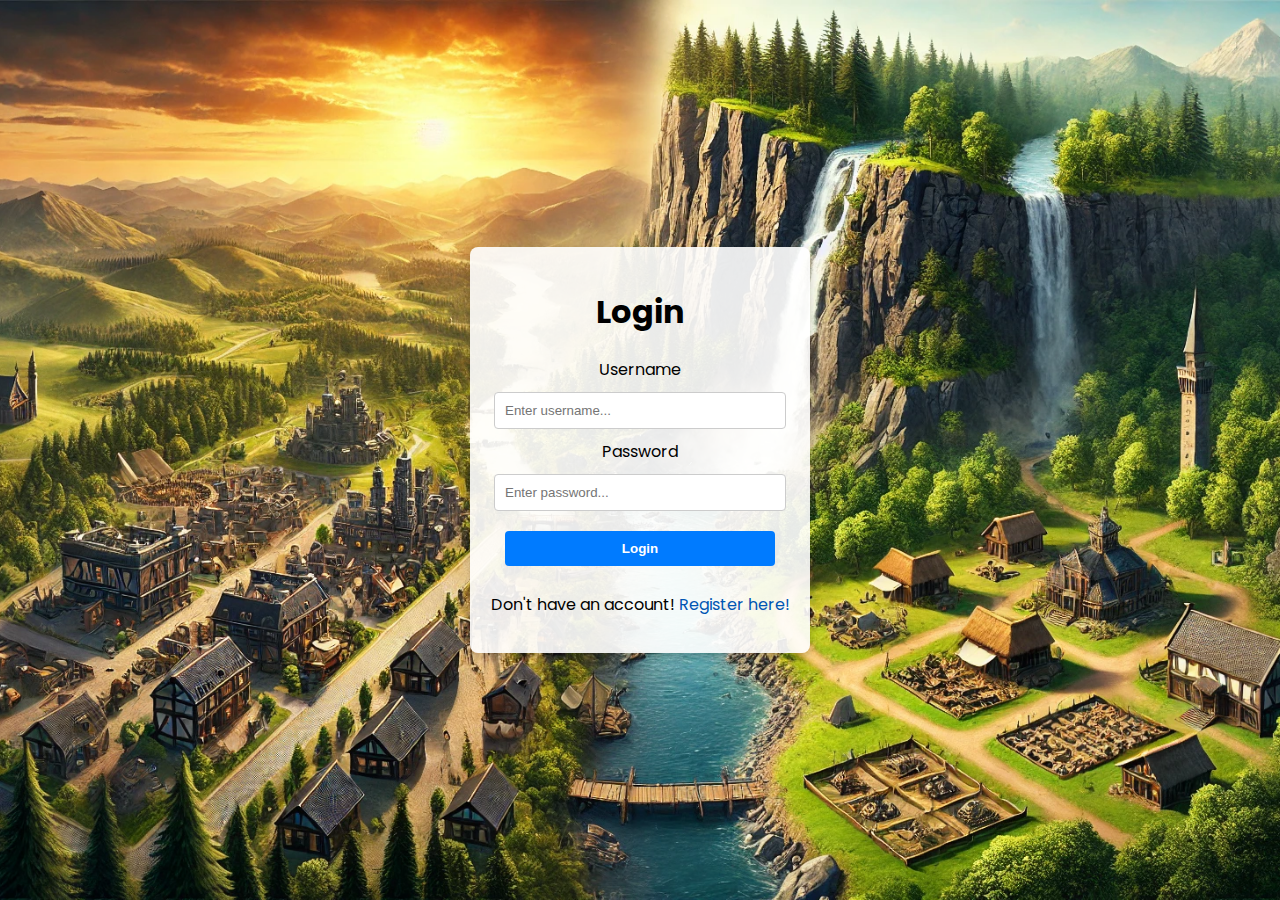
<file: index.html>
<!DOCTYPE html>
<html lang="en">
<head>
    <meta charset="UTF-8" />
    <meta name="viewport" content="width=device-width, initial-scale=1.0, maximum-scale=1.0" />
    <title>CivilWars</title>
    <link referrerpolicy="origin" rel="stylesheet" type="text/css" href="./css/game_layout.css" />
    <link rel="icon" type="ico/image" href="./assets/images/favicon.ico" />

</head>

<body class="game-bg">
    <header>
        <h1>Welcome to Civilization Wars</h1>
        <div id="timer" style="position: absolute; top: 10px; right: 10px;">00:00:00</div>
        <button id="profileButton">Profile</button>
    </header>

    <div id="profileModal" class="modal">
        <div class="modal-content">
            <span id="close-button">&times;</span>
            <h2>Player Profile</h2>
            <p><strong>Username:</strong> <span id="profileUsername"></span></p>
            <p><strong>Email:</strong> <span id="profileEmail"></span></p>
            <p><strong>Civilization:</strong> <span id="profileCiv"></span></p>
            <p><strong>Level:</strong> <span id="profileLevel"></span></p>
            <p><strong>XP:</strong> <span id="profileXP"></span></p>
            <p><strong>Player Tag:</strong> <span id="playerTag"></span></p>
            <button id="logoutButton">Logout</button>
        </div>
    </div>

    <div id="releaseModal" class="modal">
        <div class="modal-content">
            <span id="closeRM-button">&times;</span>
            <h2>CivilWars - Alpha v1.1.1 Features</h2>
            <h4 style="text-align: center;">Coming on February 1st, 2025</h4>
            <ul style="list-style: none;">
                <li>New resource collection mechanism</li>
                <li>New resource calculation mechanism</li>
                <li>Population now gets calculated as it should be</li>
                <li>Elapsed time based resource collection instead of farming in every 5 seconds</li>
            </ul>

            <p>Later on, it will be developed further and will be enhanced!</p>
        </div>
    </div>

    <main>
        <section id="resources">
            <h2>Your resources</h2>
            <p>Population: <span id="population">0</span></p>
            <p>Food: <span id="food">0</span></p>
            <p>Gold: <span id="gold">0</span></p>

            <h3>Buildings</h3>
            <p>Farms: <span id="farms">2</span></p>
            <p>Houses: <span id="houses">2</span></p>
            <p>Mines: <span id="mines">2</span></p>
        </section>

        <section id="actions">
            <h2>Actions</h2>
            <div id="buildingActions">
                <!-- Building actions to be rendered here -->

            </div>
            <button onclick="explore()">Explore</button>
            <button onclick="trade()">Trade</button>
        </section>

        <section id="newsFeed">
            <h2>CivilWars News</h2>
            <div id="newsContent">
                <!-- NewsFeed content goes here -->

                <div class="article-card">
                    <img src="./assets/images/background1.png" alt="Game background" class="thumbnail" />
                    <div class="content">
                        <h3>CivilWars - Alpha v1.1.1 announced</h3>
                        <p>See more details after clicking on 'Read More'!</p>
                        <p class="read-more" id="releaseModalP">Read More</p>
                    </div>
                </div>

                <div class="article-card">
                    <img src="./assets/images/register_background.png" alt="Game background" class="thumbnail" />
                    <div class="content">
                        <h3>CivilWars Alpha v1.2.0 - The Exploration Update</h3>
                        <p>See more details on GitHub!</p>
                        <a href="https://github.com/DaveSummer36/civilwars-test" target="_blank" class="read-more">Read More</a>
                    </div>
                </div>

                <div class="article-card">
                    <img src="./assets/images/register_background.png" alt="Game background" class="thumbnail" />
                    <div class="content">
                        <h3>CivilWars Alpha v1.1.0 is here!</h3>
                        <p>Read the release notes on Github!</p>
                        <a href="https://github.com/DaveSummer36/civilwars-test" target="_blank" class="read-more">Read More</a>
                    </div>
                </div>
            </div>
        </section>
    </main>

    <script type="module" src="./js/game.js"></script>
    <script type="text/javascript" src="./js/modal.js"></script>
    <script type="text/javascript" src="./js/global.js"></script>
    <script type="text/javascript" src="./js/profile.js"></script>
</body>
</html>
</file>
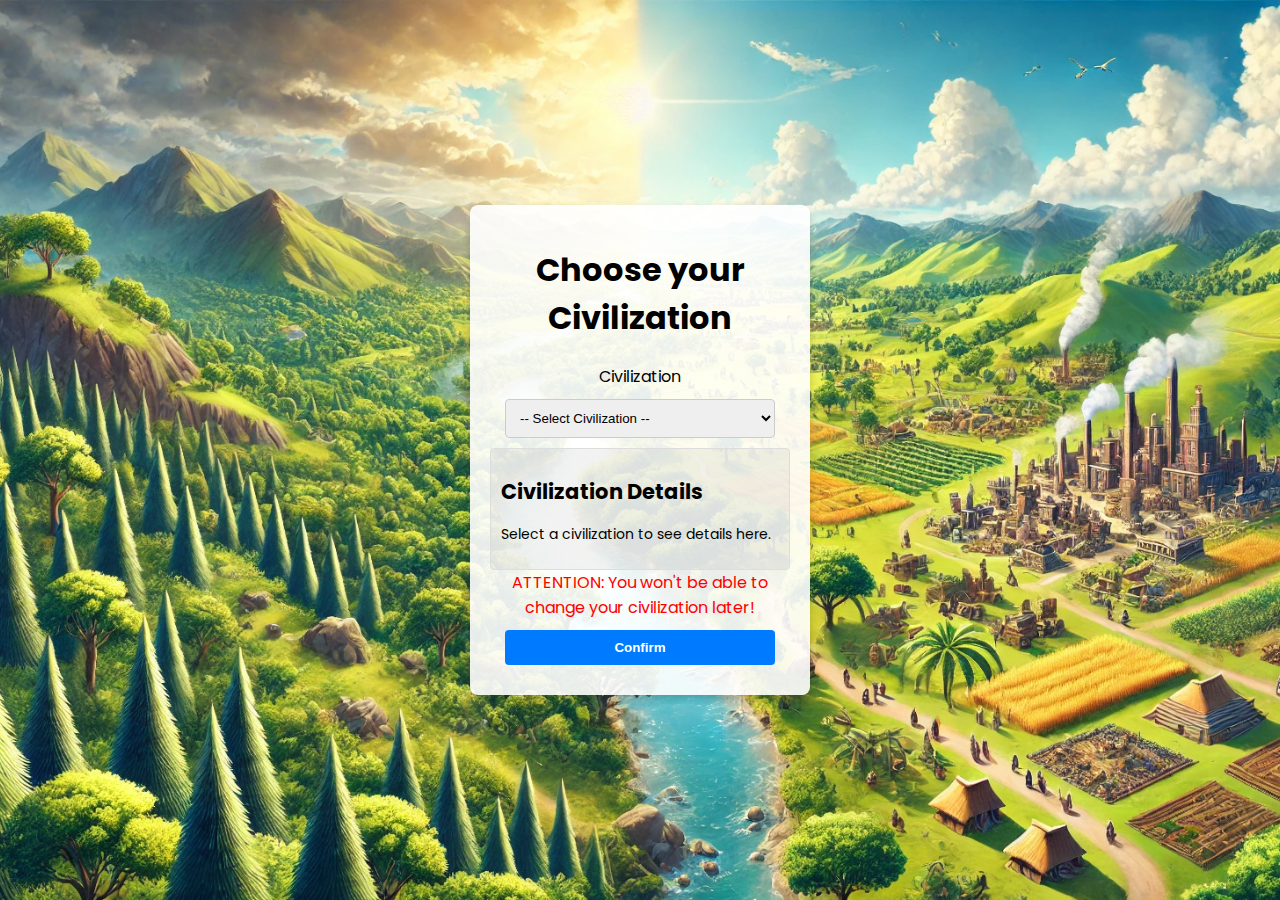
<file: auth/civilization_chooser.html>
<!DOCTYPE html>
<html lang="en">
<head>
    <meta charset="utf-8" />
    <meta name="viewport" content="width=device-width, initial-scale=1.0, maximum-scale=1.0" />
    <title>Choose your Civilization</title>
    <link referrerpolicy="origin" rel="stylesheet" type="text/css" href="./css/auth.css" />
    <link rel="icon" type="ico/image" href="../assets/images/favicon.ico" />

</head>

<body class="chooser-bg">
    <div class="form-container">
        <h1>Choose your Civilization</h1>
        <form id="civilizationForm">
            <label for="civilizationSelect">Civilization</label>
            <select id="civilizationSelect" name="civilizationSelect">
                <option value="" disabled selected>-- Select Civilization --</option>
                <!-- Civilizations go here... -->

            </select>

            <div id="civilizationPreview" class="preview-box">
                <h2>Civilization Details</h2>
                <p id="civilizationDetails">Select a civilization to see details here.</p>
            </div>

            <div id="alertMessage" style="text-align: center; color: red;"></div>
            <button type="submit">Confirm</button>
        </form>
    </div>
    
    <script type="text/javascript" src="./js/civChooser.js"></script>
</body>
</html>
</file>
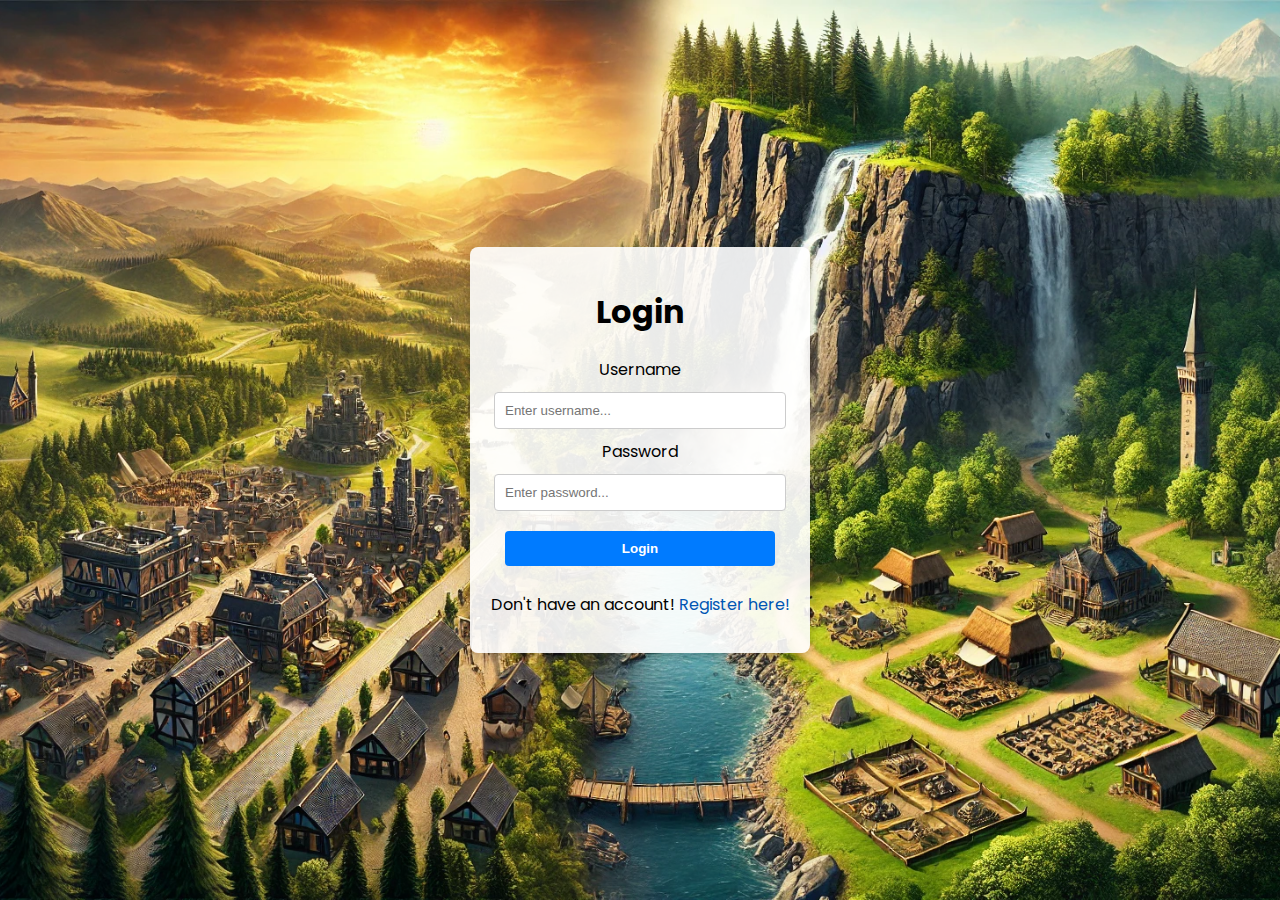
<file: auth/login.html>
<!DOCTYPE html>
<html lang="en">
<head>
    <meta charset="utf-8" />
    <meta name="viewport" content="width=device-width, initial-scale=1.0, maximum-scale=1.0" />
    <title>Login to CivilWars</title>
    <link referrerpolicy="origin" rel="stylesheet" type="text/css" href="./css/auth.css" />
    <link rel="icon" type="ico/image" href="../assets/images/favicon.ico" />

</head>

<body class="login-bg">
    <div class="form-container">
        <h1>Login</h1>
        <form id="loginForm">
            <label for="username">Username</label>
            <input type="text" id="username" name="username" placeholder="Enter username..." />

            <label for="password">Password</label>
            <input type="password" id="password" name="password" placeholder="Enter password..." />

            <button type="submit">Login</button>

            <p>Don't have an account! <a href="./register.html">Register here!</a></p>
        </form>
    </div>

    <script type="text/javascript" src="./js/auth.js"></script>
</body>
</html>
</file>
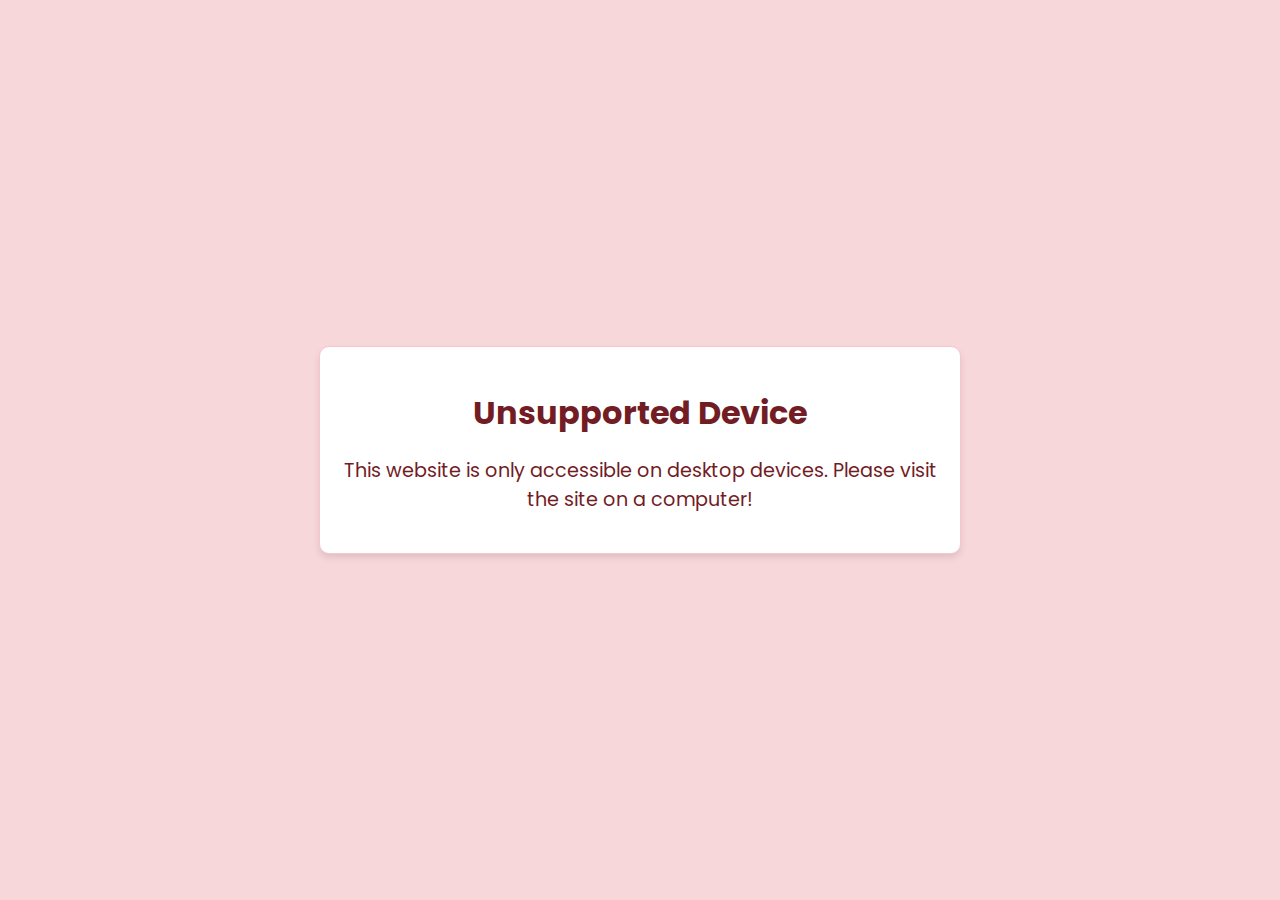
<file: auth/mobile.html>
<!DOCTYPE html>
<html lang="en">
<head>
    <meta charset="utf-8" />
    <meta name="viewport" content="width=device-width, initial-scale=1.0, maximum-scale=1.0" />
    <title>Unsupported Device</title>
    <link rel="icon" type="ico/image" href="../assets/images/favicon.ico" />

    <style>
        @import url('https://fonts.googleapis.com/css2?family=Poppins&display=swap');

        body {
            margin: 0;
            padding: 0;
            display: flex;
            justify-content: center;
            align-items: center;
            height: 100vh;
            background-color: #f8d7da;
            color: #721c24;
            font-family: 'Poppins', sans-serif;
            text-align: center;
        }

        .container {
            max-width: 600px;
            padding: 20px;
            border: 1px solid #f5c6cb;
            border-radius: 10px;
            background-color: #ffffff;
            box-shadow: 0px 4px 6px rgba(0, 0, 0, 0.1);
        }

        h1 {
            font-size: 2em;
            margin-bottom: 10px;
        }

        p {
            font-size: 1.2em;
        }
    </style>

</head>

<body>
    <div class="container">
        <h1>Unsupported Device</h1>
        <p>This website is only accessible on desktop devices. Please visit the site on a computer!</p>
    </div>
</body>
</html>
</file>
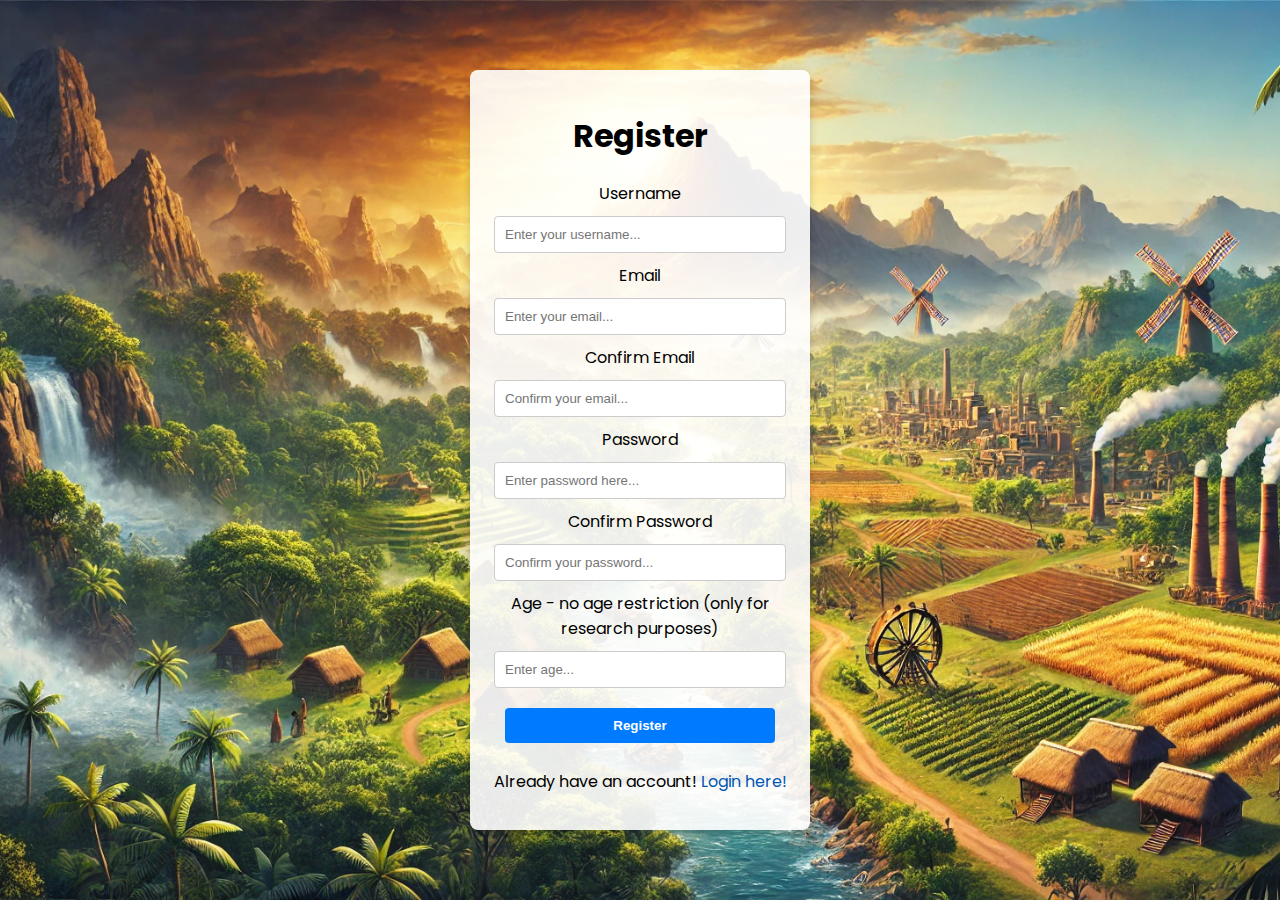
<file: auth/register.html>
<!DOCTYPE html>
<html lang="en">
<head>
    <meta charset="utf-8" />
    <meta name="viewport" content="width=device-width, initial-scale=1.0, maximum-scale=1.0" />
    <title>Register for CivilWars</title>
    <link referrerpolicy="origin" rel="stylesheet" type="text/css" href="./css/auth.css" />
    <link rel="icon" type="ico/image" href="../assets/images/favicon.ico" />

</head>

<body class="register-bg">
    <div class="form-container">
        <h1>Register</h1>
        <form id="registerForm">
            <label for="username">Username</label>
            <input type="text" id="username" name="username" placeholder="Enter your username..." required />

            <label for="email">Email</label>
            <input type="email" id="email" name="email" placeholder="Enter your email..." required />

            <label for="confirmEmail">Confirm Email</label>
            <input type="email" id="confirmEmail" name="confirmEmail" placeholder="Confirm your email..." required />

            <label for="password">Password</label>
            <input type="password" id="password" name="password" placeholder="Enter password here..." required />

            <label for="confirmPassword">Confirm Password</label>
            <input type="password" id="confirmPassword" name="confirmPassword" placeholder="Confirm your password..." required />

            <label for="age">Age - no age restriction (only for research purposes)</label>
            <input type="number" id="age" name="age" min="10" max="121" placeholder="Enter age..." required />

            <button type="submit">Register</button>

            <p>Already have an account! <a href="./login.html">Login here!</a></p>
        </form>
    </div>

    <script type="text/javascript" src="./js/auth.js"></script>
</body>
</html>
</file>
<file: css/game_layout.css>
@import url('https://fonts.googleapis.com/css2?family=Poppins&display=swap');

body {
    font-family: 'Poppins', sans-serif;
    margin: 0;
    padding: 0;
    background-color: #f4f4f4;
    display: flex;
    flex-direction: column;
    align-items: center;
}

header {
    background-color: #333;
    color: #fff;
    padding: 1rem;
    width: 100%;
    text-align: center;
}

main {
    width: 80%;
    max-width: 600px;
    margin-top: 20px;
    display: flex;
    flex-direction: column;
    gap: 20px;
}

section {
    background-color: #fff;
    padding: 15px;
    border-radius: 8px;
    box-shadow: 0 4px 8px rgba(0, 0, 0, 0.1);
}

#resources, #actions, #newsFeed {
    width: 100%;
}

#newsFeed {
    overflow-x: auto;
    min-height: 500px;
}

#newsContent {
    position: relative;
    display: flex;
    gap: 20px;
}

h2 {
    color: #333;
    margin-top: 0;
}

button {
    background-color: #007bff;
    color: #fff;
    border: none;
    padding: 10px 20px;
    margin: 5px;
    border-radius: 5px;
    cursor: pointer;
}

button:hover {
    background-color: #0056b3;
}

p {
    margin: 0.5rem 0;
}

.tooltip {
    position: relative;
    display: inline-block;
}

.tooltip .tooltiptext {
    visibility: hidden;
    width: auto;
    background-color: #333;
    color: #fff;
    text-align: center;
    padding: 5px;
    border-radius: 5px;
    position: absolute;
    top: -35px;
    left: 50%;
    transform: translateX(-50%);
    white-space: nowrap;
    z-index: 1;
    font-size: 12px;
}

.tooltip:hover .tooltiptext {
    visibility: visible;
}

.modal {
    display: none;
    position: fixed;
    z-index: 1000;
    left: 0;
    top: 0;
    width: 100%;
    height: 100%;
    background-color: rgba(0, 0, 0, 0.5);
}

.modal-content {
    background-color: #fff;
    margin: 15% auto;
    padding: 20px;
    border-radius: 8px;
    width: 50%;
    text-align: center;
    box-shadow: 0px 4px 8px rgba(0, 0, 0, 0.2);
}

#close-button, #closeRM-button {
    float: right;
    font-size: 1.5em;
    cursor: pointer;
    color: #aaa;
}

#close-button:hover, #closeRM-button:hover {
    color: #000;
}

#profileButton {
    position: absolute;
    top: 20px;
    left: 20px;
    padding: 10px 20px;
    font-size: 16px;
    background-color: #007bff;
    color: white;
    border: none;
    border-radius: 4px;
    cursor: pointer;
}

#profileButton:hover {
    background-color: #0056b3;
}

.game-bg {
    background-image: url('../assets/images/game_background.png');
    background-attachment: fixed;
    background-size: cover;
    background-repeat: no-repeat;
    background-position: center;
}
  
.thumbnail {
    width: 100%;
    height: 180px;
    object-fit: cover;
}
  
.content {
    padding: 16px;
}
  
.title {
    font-size: 18px;
    margin: 8px 0;
    color: #333;
}

.article-card {
    display: block;
    width: 300px;
    border: 1px solid #ddd;
    border-radius: 8px;
    box-shadow: 0 4px 6px rgba(0, 0, 0, 0.1);
    transition: transform 0.3s, box-shadow 0.3s;
    text-align: center;
    background-color: #fff;
    min-height: 450px;
    text-decoration: none;
    color: inherit;
    position: relative;
}

.article-card:hover {
    transform: translateY(-5px);
    box-shadow: 0 6px 12px rgba(0, 0, 0, 0.2);
}

.read-more, .read-more-p {
    display: none;
    position: absolute;
    bottom: 10px;
    right: 10px;
    text-decoration: none;
    color: black;
    font-weight: bold;
    transition: color 0.3s;
}

.article-card:hover .read-more {
    display: block;
}

.article-card:hover .read-more-p {
    display: block;
}

.read-more:hover, .read-more-p:hover {
    color: black;
    text-decoration: underline;
}

p {
    margin: 0.5rem 0;
}
</file>
<file: auth/css/auth.css>
@import url('https://fonts.googleapis.com/css2?family=Poppins&display=swap');

body {
    font-family: 'Poppins', sans-serif;
    margin: 0;
    padding: 0;
    height: 100vh;
    display: flex;
    justify-content: center;
    align-items: center;
}

.form-container {
    background: rgba(255, 255, 255, 0.9);
    padding: 20px;
    border-radius: 8px;
    box-shadow: 0px 4px 8px rgba(0, 0, 0, 0.2);
    width: 300px;
    text-align: center;
}

input, select, button {
    width: 90%;
    padding: 10px;
    margin: 10px 0;
    border: 1px solid #ccc;
    border-radius: 4px;
}

button {
    background-color: #007bff;
    color: white;
    font-weight: bold;
    border: none;
    cursor: pointer;
}

button:hover {
    background-color: #0056b3;
}

.login-bg,
.register-bg,
.chooser-bg {
    background-size: cover;
    background-repeat: no-repeat;
    background-position: center;
}

.login-bg {
    background-image: url('../../assets/images/background1.png');
    background-attachment: fixed;
    background-size: cover;
    background-repeat: no-repeat;
    background-position: center;
}

.register-bg {
    background-image: url('../../assets/images/background2.png');
    background-attachment: fixed;
    background-size: cover;
    background-repeat: no-repeat;
    background-position: center;
}

.chooser-bg {
    background-image: url('../../assets/images/background3.png');
    background-attachment: fixed;
    background-size: cover;
    background-repeat: no-repeat;
    background-position: center;
}

.preview-box {
    background: rgba(0, 0, 0, 0.05);
    padding: 10px;
    border: 1px solid #ddd;
    border-radius: 4px;
    text-align: left;
    font-size: 14px;
}

a {
    color: #0056b3;
    text-decoration: none;
}

a:hover {
    color: #0056b3;
    text-decoration: underline;
}

a:active,
a:focus {
    color: #0056b3;
    text-decoration: none;
}

.hidden {
    display: none;
}

#civChooserModal {
    position: fixed;
    top: 0;
    left: 0;
    width: 100%;
    height: 100%;
    background: rgba(0, 0, 0, 0.5);
    display: flex;
    justify-content: center;
    align-items: center;
    z-index: 1000;
}

.modal-content {
    background: #fff;
    padding: 20px;
    border-radius: 8px;
    text-align: center;
    width: 90%;
    max-width: 400px;
}

.modal-buttons button {
    margin: 10px;
    padding: 10px 20px;
    border: none;
    border-radius: 4px;
    cursor: pointer;
}

#proceedButton {
    background: #4caf50;
    color: white;
}

#cancelButton {
    background: #f44336;
    color: white;
}
</file>
